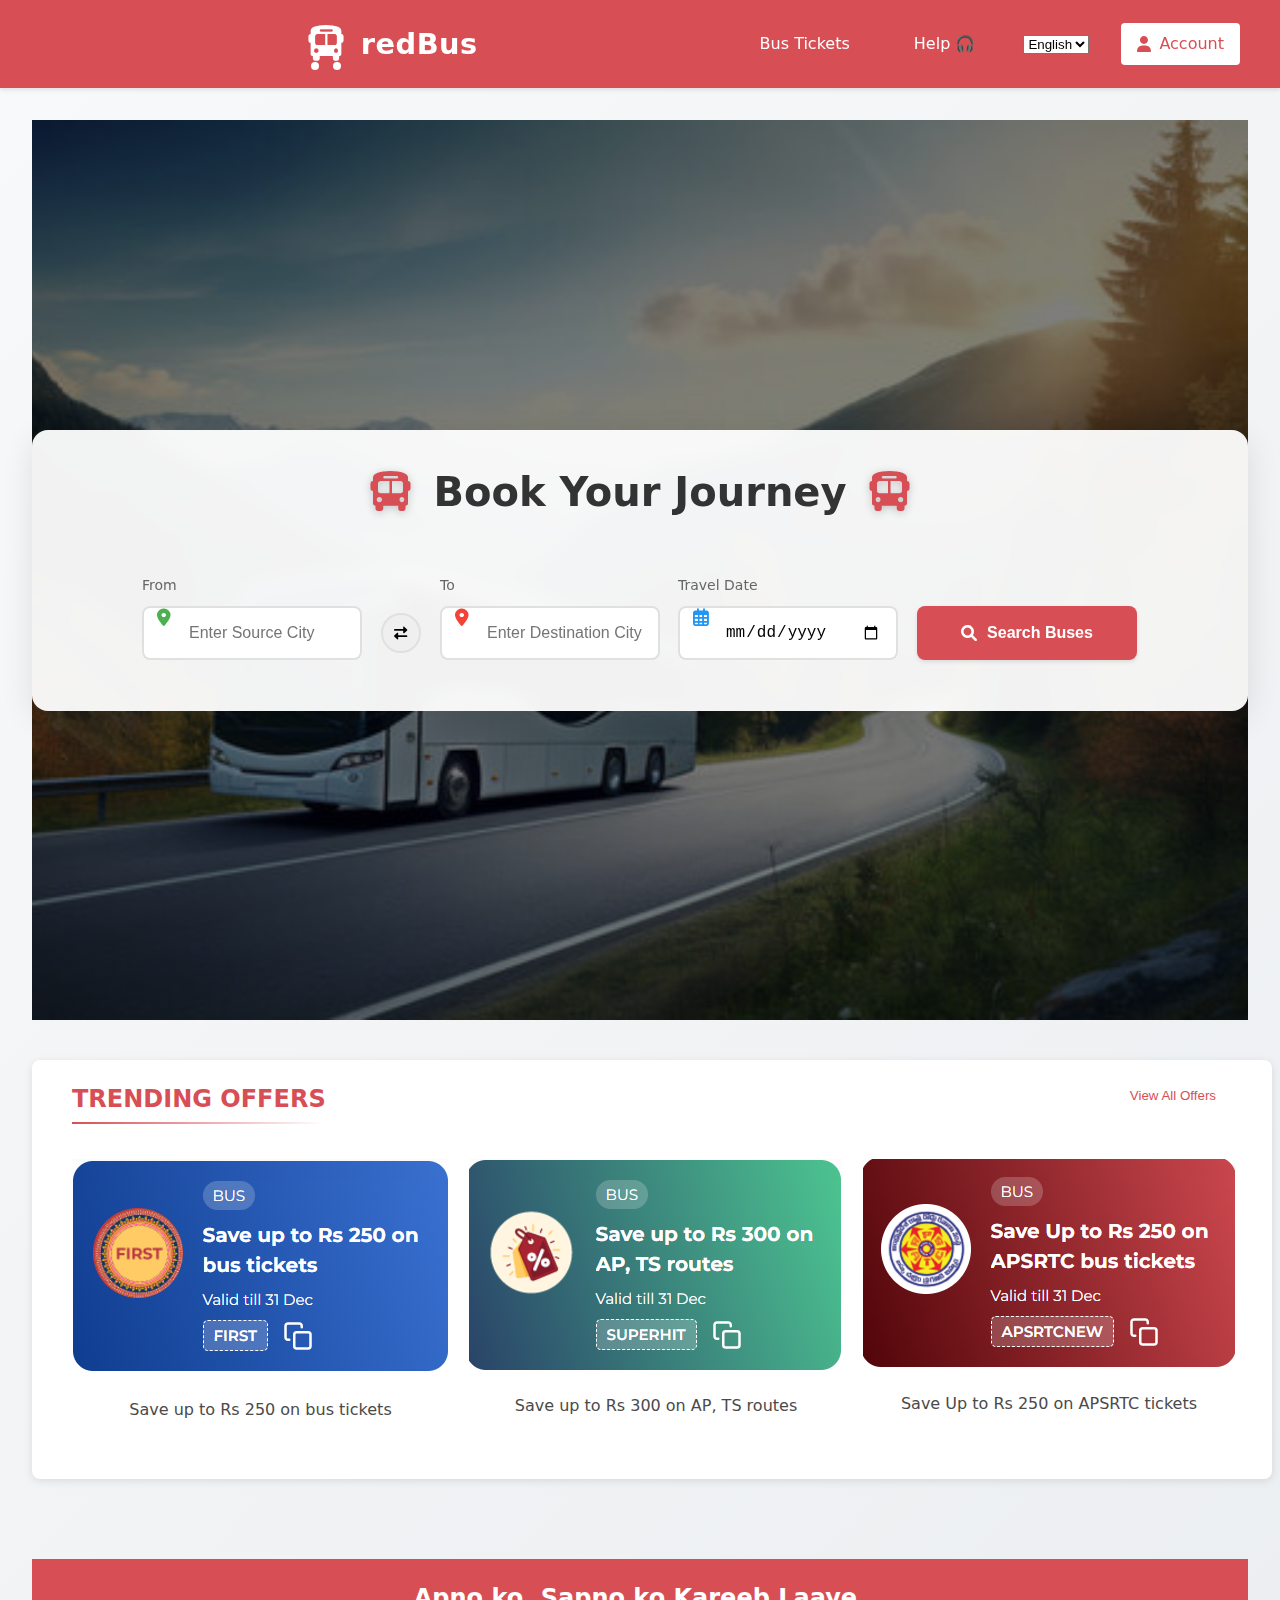
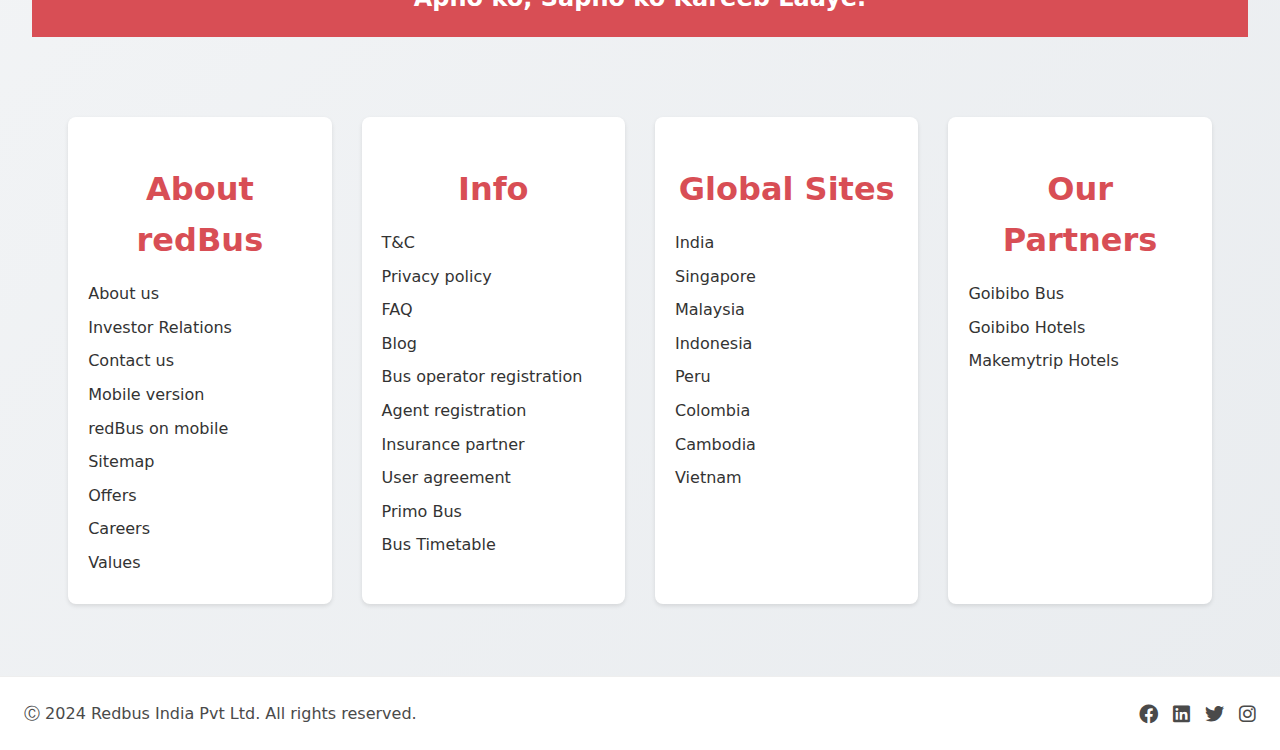
<file: index.html>
<!DOCTYPE html>
<html lang="en">
<head>
    <meta charset="UTF-8">
    <meta name="viewport" content="width=device-width, initial-scale=1.0">
    <title>Bus Ticket Booking</title>
    <link rel="stylesheet" href="styles.css">
    <link rel="stylesheet" href="https://cdnjs.cloudflare.com/ajax/libs/font-awesome/6.0.0-beta3/css/all.min.css">
</head>
<body>
    <header class="main-header">
        <div class="header-container">
            <div class="logo">
                <div class="animated-logo-bus">
                    <i class="fas fa-bus"></i>
                    <div class="wheel front-wheel"></div>
                    <div class="wheel back-wheel"></div>
                </div>
                <span class="brand-name">redBus</span>
            </div>
            <nav class="main-nav">
                <a href="#" class="nav-link active">Bus Tickets</a>
                <a href="#" class="nav-link">
                    Help
                    <span class="icon">🎧</span>
                </a>
                <div class="language-selector">
                    <select>
                        <option>English</option>
                        <option>Hindi</option>
                        <option>Telugu</option>
                    </select>
                </div>
                <a href="login.html" class="nav-link account-btn">
                    <i class="fas fa-user"></i>
                    Account
                </a>
            </nav>
        </div>
    </header>
    <main>
        <section class="hero-section">
            <div class="search-container">
                <div class="title-container">
                    <div class="animated-bus">
                        <i class="fas fa-bus"></i>
                    </div>
                    <h1 class="search-title">Book Your Journey</h1>
                    <div class="animated-bus right">
                        <i class="fas fa-bus"></i>
                    </div>
                    
                </div>
                <form class="search-form" action="results.html" method="GET">
                    <div class="search-grid">
                        <div class="input-wrapper source">
                            <label>From</label>
                            <i class="fas fa-map-marker-alt location-icon from-icon"></i>
                            <input 
                                type="text" 
                                name="from" 
                                placeholder="Enter Source City" 
                                class="search-input" 
                                required 
                                oninput="showSuggestions(this.value, 'from-suggestions')" 
                            />
                            <div id="from-suggestions" class="suggestions"></div>
                        </div>
                        
                        <button type="button" class="swap-btn" onclick="swapLocations()">
                            <i class="fas fa-exchange-alt"></i>
                        </button>
                        
                        <div class="input-wrapper destination">
                            <label>To</label>
                            <i class="fas fa-map-marker-alt location-icon to-icon"></i>
                            <input 
                                type="text" 
                                name="to" 
                                placeholder="Enter Destination City" 
                                class="search-input" 
                                required 
                                oninput="showSuggestions(this.value, 'to-suggestions')" 
                            />
                            <div id="to-suggestions" class="suggestions"></div>
                        </div>

                        <div class="input-wrapper date">
                            <label>Travel Date</label>
                            <i class="far fa-calendar-alt calendar-icon"></i>
                            <input 
                                type="date" 
                                name="journey-date" 
                                class="search-input date-input"
                                required
                            />
                        </div>

                        <button type="submit" class="search-button">
                            <i class="fas fa-search"></i>
                            <span>Search Buses</span>
                        </button>
                    </div>
                </form>
            </div>
        </section>
        <div class="offers-container">
            <div class="offers-header">
                <h2>TRENDING OFFERS</h2>
                <button class="view-all" onclick="window.location.href='all-offers.html'">View All Offers</button>
            </div>
            <div class="offers-scroll">
                <div class="offer-cards">
                    <div class="offer-card">
                        <img src="1.png" alt="Offer 1" class="offer-image">
                        <p>Save up to Rs 250 on bus tickets</p>
                    </div>
                    <div class="offer-card">
                        <img src="2.png" alt="Offer 2" class="offer-image">
                        <p>Save up to Rs 300 on AP, TS routes</p>
                    </div>
                    <div class="offer-card">
                        <img src="3.png" alt="Offer 3" class="offer-image">
                        <p>Save Up to Rs 250 on APSRTC tickets</p>
                    </div>
                    <div class="offer-card">
                        <img src="4.png" alt="Offer 4" class="offer-image">
                        <p>Save up to 50% on Chartered Buses</p>
                    </div>
                    <!-- Add more offer cards as needed -->
                </div>
            </div>
        </div>

        <!-- Caption below Trending Offers -->
        <div class="caption">
            Apno ko, Sapno ko Kareeb Laaye.
        </div>

        <!-- New Sections -->
        <div class="info-sections">
            <div class="info-section">
                <h2>About redBus</h2>
                <ul>
                    <li>About us</li>
                    <li>Investor Relations</li>
                    <li>Contact us</li>
                    <li>Mobile version</li>
                    <li>redBus on mobile</li>
                    <li>Sitemap</li>
                    <li>Offers</li>
                    <li>Careers</li>
                    <li>Values</li>
                </ul>
            </div>
            <div class="info-section">
                <h2>Info</h2>
                <ul>
                    <li>T&C</li>
                    <li>Privacy policy</li>
                    <li>FAQ</li>
                    <li>Blog</li>
                    <li>Bus operator registration</li>
                    <li>Agent registration</li>
                    <li>Insurance partner</li>
                    <li>User agreement</li>
                    <li>Primo Bus</li>
                    <li>Bus Timetable</li>
                </ul>
            </div>
            <div class="info-section">
                <h2>Global Sites</h2>
                <ul>
                    <li>India</li>
                    <li>Singapore</li>
                    <li>Malaysia</li>
                    <li>Indonesia</li>
                    <li>Peru</li>
                    <li>Colombia</li>
                    <li>Cambodia</li>
                    <li>Vietnam</li>
                </ul>
            </div>
            <div class="info-section">
                <h2>Our Partners</h2>
                <ul>
                    <li>Goibibo Bus</li>
                    <li>Goibibo Hotels</li>
                    <li>Makemytrip Hotels</li>
                </ul>
            </div>
        </div>
    </main>
    <footer>
        <p>Ⓒ 2024 Redbus India Pvt Ltd. All rights reserved.</p>
        <div class="social-links">
            <i class="fab fa-facebook"></i>
            <i class="fab fa-linkedin"></i>
            <i class="fab fa-twitter"></i>
            <i class="fab fa-instagram"></i>
        </div>
    </footer>

    <script src="script.js"></script>
    <script>
        const places = ["New York", "Los Angeles", "Chicago", "Houston", "Phoenix", "Philadelphia", "San Antonio", "San Diego", "Dallas", "San Jose"];

        function showSuggestions(value, suggestionBoxId) {
            const suggestionsBox = document.getElementById(suggestionBoxId);
            suggestionsBox.innerHTML = ''; // Clear previous suggestions

            if (value) {
                const filteredPlaces = places.filter(place => place.toLowerCase().startsWith(value.toLowerCase()));
                filteredPlaces.forEach(place => {
                    const suggestionItem = document.createElement('div');
                    suggestionItem.textContent = place;
                    suggestionItem.classList.add('suggestion-item');
                    suggestionItem.onclick = () => selectPlace(place, suggestionBoxId);
                    suggestionsBox.appendChild(suggestionItem);
                });
            }
        }

        function selectPlace(place, suggestionBoxId) {
            const inputField = suggestionBoxId === 'from-suggestions' ? document.querySelector('input[name="from"]') : document.querySelector('input[name="to"]');
            inputField.value = place;
            document.getElementById(suggestionBoxId).innerHTML = ''; // Clear suggestions
        }
    </script>
</body>
</html>
</file>
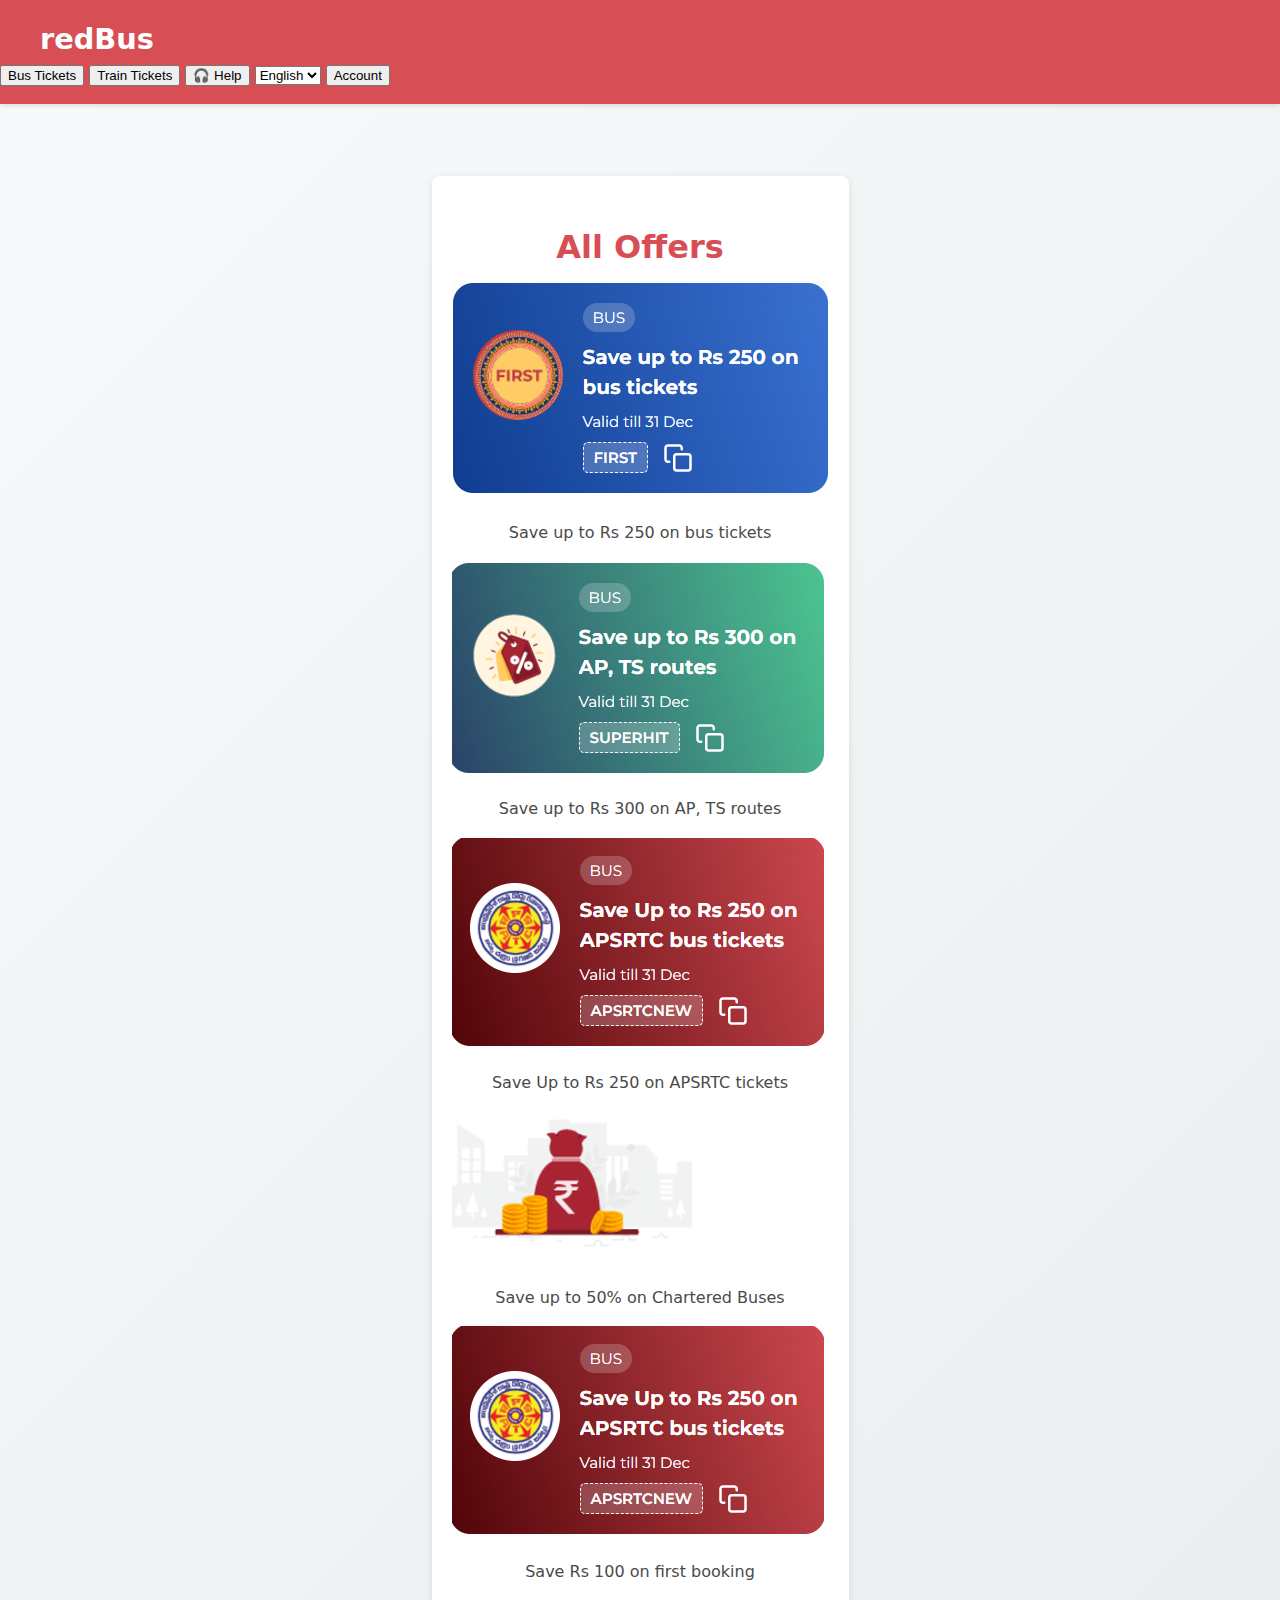
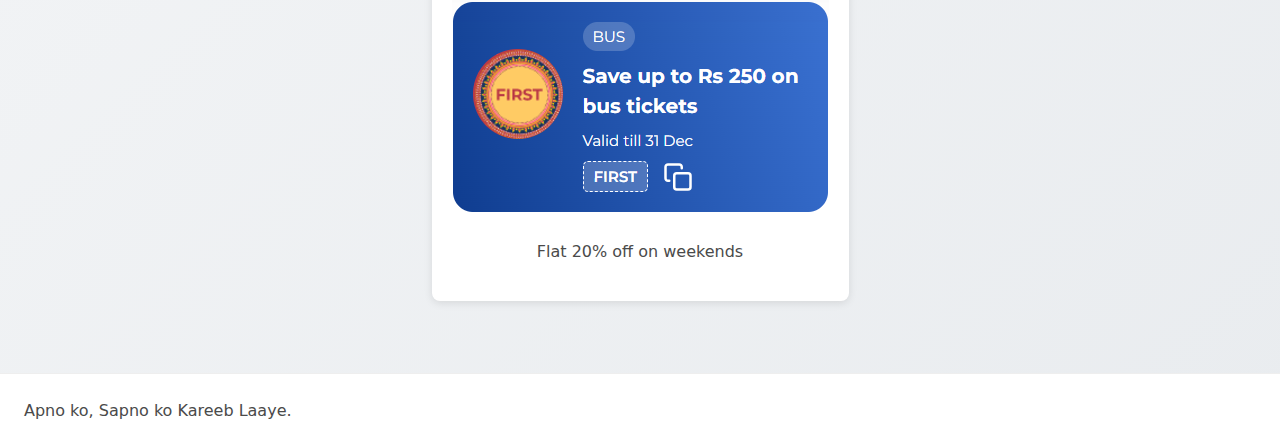
<file: all-offers.html>
<!DOCTYPE html>
<html lang="en">
<head>
    <meta charset="UTF-8">
    <meta name="viewport" content="width=device-width, initial-scale=1.0">
    <link rel="stylesheet" href="styles.css">
    <title>All Offers - Bus Ticket Booking</title>
</head>
<body>
    <header>
        <div class="logo">redBus</div>
        <nav>
            <button>Bus Tickets</button>
            <button>Train Tickets</button>
            <button><span role="img" aria-label="headphone">🎧</span> Help</button>
            <select>
                <option>English</option>
                <option>Hindi</option>
                <option>Telugu</option>
            </select>
            <a href="login.html"><button>Account</button></a>
        </nav>
    </header>
    <main>
        <div class="offers-container">
            <h2>All Offers</h2>
            <div class="offers">
                <div class="offer-card offer1">
                    <img src="1.png" alt="Offer 1" class="offer-image">
                    <p>Save up to Rs 250 on bus tickets</p>
                </div>
                <div class="offer-card offer2">
                    <img src="2.png" alt="Offer 2" class="offer-image">
                    <p>Save up to Rs 300 on AP, TS routes</p>
                </div>
                <div class="offer-card offer3">
                    <img src="3.png" alt="Offer 3" class="offer-image">
                    <p>Save Up to Rs 250 on APSRTC tickets</p>
                </div>
                <div class="offer-card offer4">
                    <img src="4.png" alt="Offer 4" class="offer-image">
                    <p>Save up to 50% on Chartered Buses</p>
                </div>
                <div class="offer-card offer5">
                    <img src="3.png" alt="Offer 5" class="offer-image">
                    <p>Save Rs 100 on first booking</p>
                </div>
                <div class="offer-card offer6">
                    <img src="1.png" alt="Offer 6" class="offer-image">
                    <p>Flat 20% off on weekends</p>
                </div>
                <!-- Add more offers as needed -->
            </div>
        </div>
    </main>
    <footer>
        <p>Apno ko, Sapno ko Kareeb Laaye.</p>
    </footer>
</body>
</html>
</file>
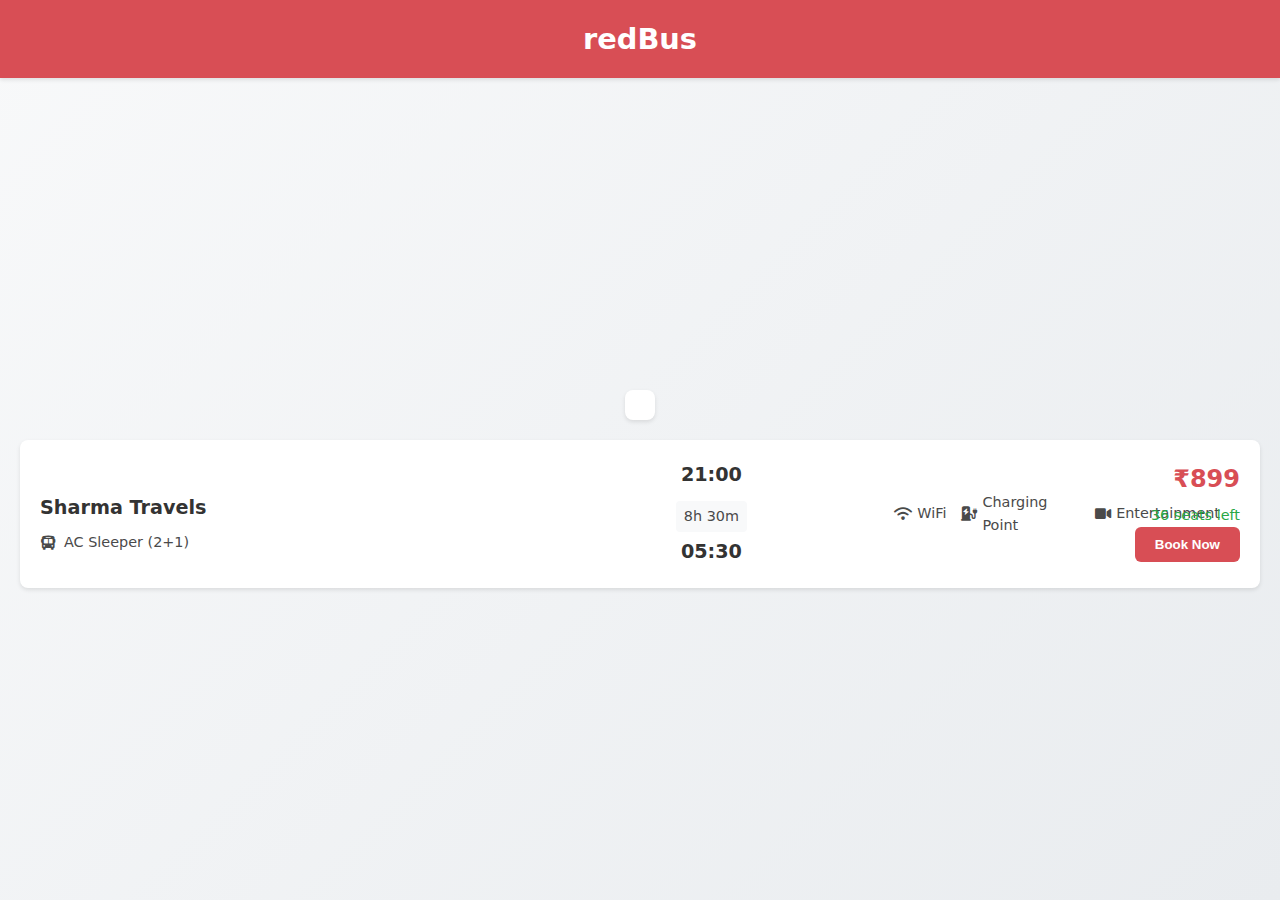
<file: available-buses.html>
<!DOCTYPE html>
<html lang="en">
<head>
    <meta charset="UTF-8">
    <meta name="viewport" content="width=device-width, initial-scale=1.0">
    <title>Available Buses</title>
    <link rel="stylesheet" href="styles.css">
    <link rel="stylesheet" href="https://cdnjs.cloudflare.com/ajax/libs/font-awesome/6.0.0/css/all.min.css">
</head>
<body>
    <header class="main-header">
        <div class="header-container">
            <div class="logo">redBus</div>
        </div>
    </header>

    <main class="available-buses-container">
        <div class="filters">
            <!-- Add filter options here -->
        </div>

        <div class="bus-list">
            <!-- Sample Bus Item -->
            <div class="bus-item">
                <div class="bus-info">
                    <h3>Sharma Travels</h3>
                    <div class="bus-type">
                        <i class="fas fa-bus"></i>
                        AC Sleeper (2+1)
                    </div>
                </div>

                <div class="time-info">
                    <span class="departure-time">21:00</span>
                    <span class="duration">8h 30m</span>
                    <span class="arrival-time">05:30</span>
                </div>

                <div class="amenities">
                    <span class="amenity">
                        <i class="fas fa-wifi"></i>
                        WiFi
                    </span>
                    <span class="amenity">
                        <i class="fas fa-charging-station"></i>
                        Charging Point
                    </span>
                    <span class="amenity">
                        <i class="fas fa-video"></i>
                        Entertainment
                    </span>
                </div>

                <div class="price-section">
                    <div class="price">₹899</div>
                    <div class="seats-left">36 seats left</div>
                    <button class="book-btn">Book Now</button>
                </div>
            </div>

            <!-- Add more bus items as needed -->
        </div>
    </main>

    <script src="script.js"></script>
</body>
</html>
</file>
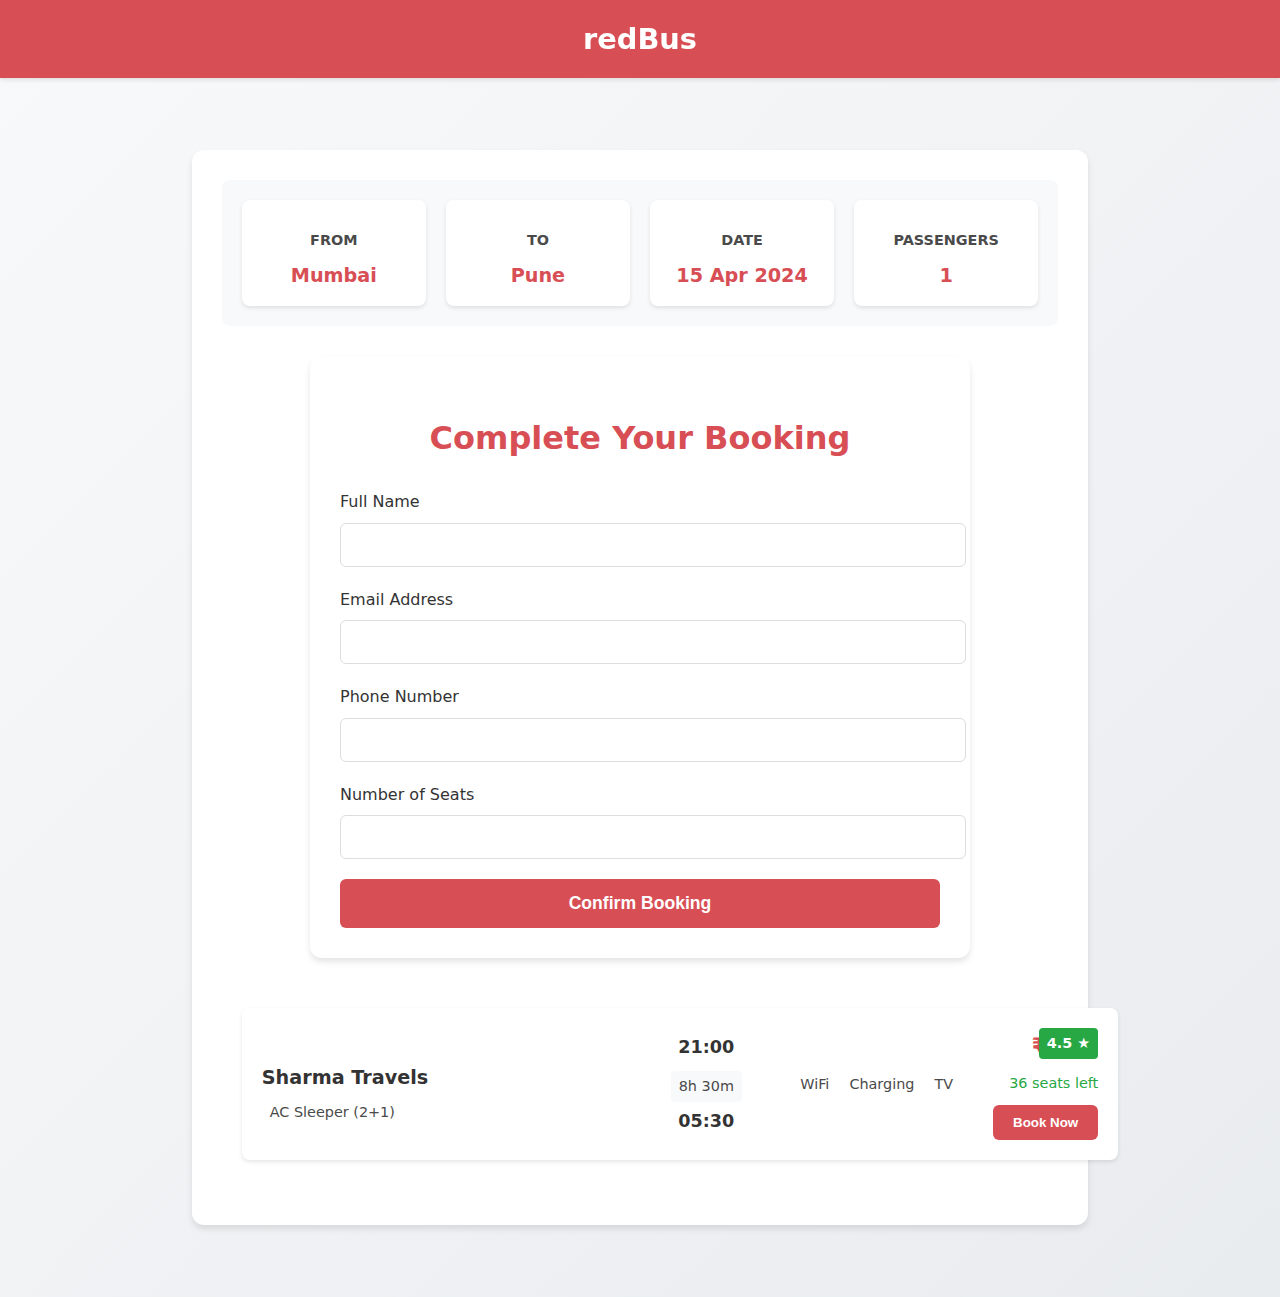
<file: booking.html>
<!DOCTYPE html>
<html lang="en">
<head>
    <meta charset="UTF-8">
    <meta name="viewport" content="width=device-width, initial-scale=1.0">
    <title>Book Ticket</title>
    <link rel="stylesheet" href="styles.css">
</head>
<body>
    <header class="main-header">
        <div class="header-container">
            <div class="logo">redBus</div>
        </div>
    </header>
    
    <main>
        <div class="booking-container">
            <!-- Journey Details Header -->
            <div class="bus-details-header">
                <div class="detail-box">
                    <h3>From</h3>
                    <p id="from-location">Mumbai</p>
                </div>
                <div class="detail-box">
                    <h3>To</h3>
                    <p id="to-location">Pune</p>
                </div>
                <div class="detail-box">
                    <h3>Date</h3>
                    <p id="journey-date">15 Apr 2024</p>
                </div>
                <div class="detail-box">
                    <h3>Passengers</h3>
                    <p id="passenger-count">1</p>
                </div>
            </div>

            <!-- Booking Form -->
            <div class="booking-form">
                <h2>Complete Your Booking</h2>
                <form id="booking-form">
                    <div class="form-group">
                        <label for="name">Full Name</label>
                        <input type="text" id="name" required>
                    </div>
                    <div class="form-group">
                        <label for="email">Email Address</label>
                        <input type="email" id="email" required>
                    </div>
                    <div class="form-group">
                        <label for="phone">Phone Number</label>
                        <input type="tel" id="phone" required>
                    </div>
                    <div class="form-group">
                        <label for="seats">Number of Seats</label>
                        <input type="number" id="seats" min="1" max="6" required>
                    </div>
                    <button type="submit">Confirm Booking</button>
                </form>
            </div>

            <!-- Add this section after your search form -->
            <div class="bus-search-results">
                <!-- Sample Bus Card -->
                <div class="bus-card">
                    <div class="bus-details">
                        <h3 class="bus-name">Sharma Travels</h3>
                        <div class="bus-type">
                            <i class="fas fa-bus"></i>
                            AC Sleeper (2+1)
                        </div>
                    </div>

                    <div class="schedule">
                        <span class="time">21:00</span>
                        <span class="duration">8h 30m</span>
                        <span class="time">05:30</span>
                    </div>

                    <div class="features">
                        <span class="feature">
                            <i class="fas fa-wifi"></i>
                            WiFi
                        </span>
                        <span class="feature">
                            <i class="fas fa-charging-station"></i>
                            Charging
                        </span>
                        <span class="feature">
                            <i class="fas fa-video"></i>
                            TV
                        </span>
                    </div>

                    <div class="price-booking">
                        <div class="price">₹899</div>
                        <div class="seats">36 seats left</div>
                        <button class="book-button">Book Now</button>
                    </div>

                    <div class="rating">4.5 ★</div>
                </div>

                <!-- Add more bus cards as needed -->
            </div>
        </div>
    </main>

    <script>
        // Function to get URL parameters and populate fields
        function populateBookingDetails() {
            const urlParams = new URLSearchParams(window.location.search);
            document.getElementById('from-location').textContent = urlParams.get('from') || 'Mumbai';
            document.getElementById('to-location').textContent = urlParams.get('to') || 'Pune';
            document.getElementById('journey-date').textContent = urlParams.get('date') || '15 Apr 2024';
            document.getElementById('passenger-count').textContent = urlParams.get('passengers') || '1';
        }

        window.onload = populateBookingDetails;
    </script>
</body>
</html>
</file>
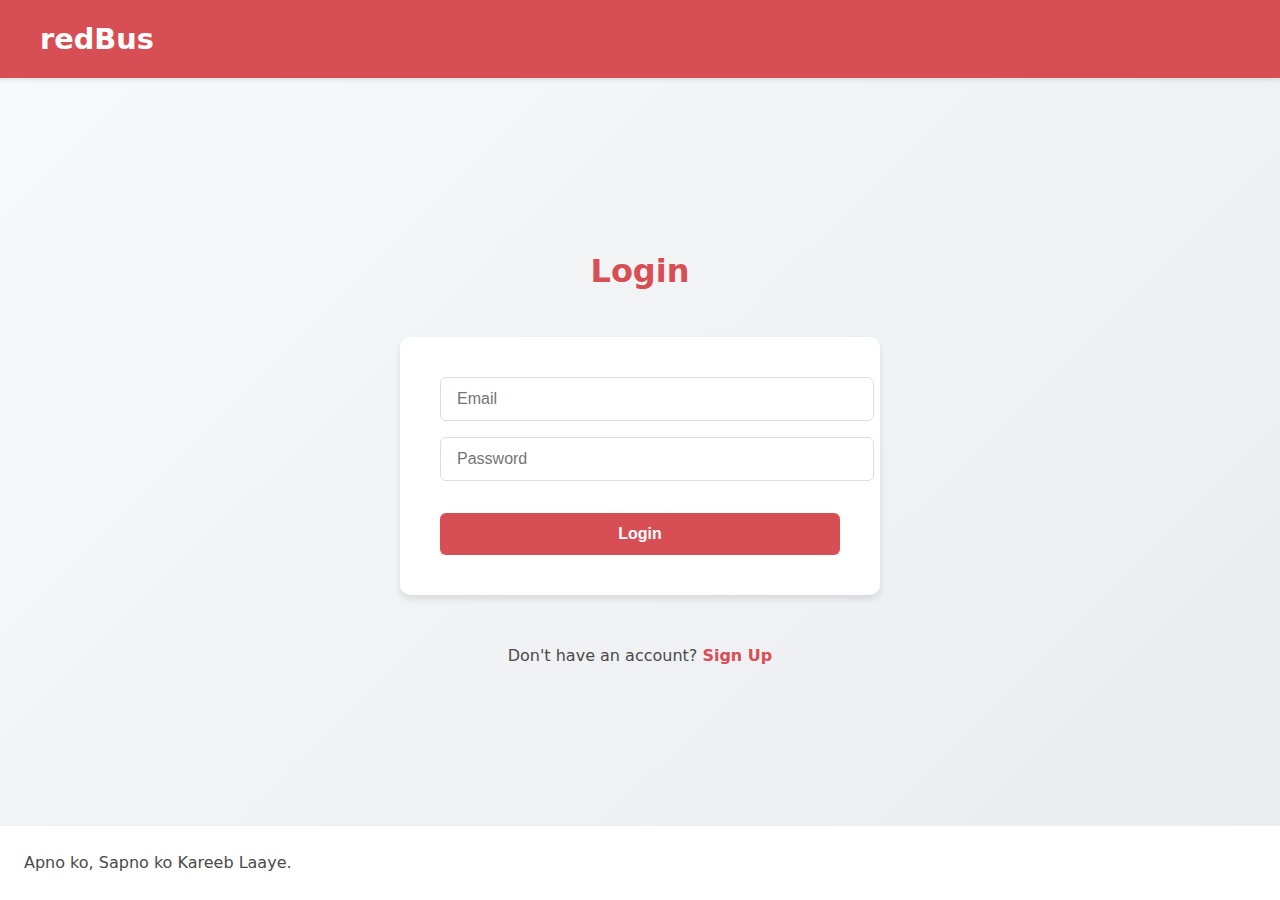
<file: login.html>
<!DOCTYPE html>
<html lang="en">
<head>
    <meta charset="UTF-8">
    <meta name="viewport" content="width=device-width, initial-scale=1.0">
    <link rel="stylesheet" href="styles.css">
    <title>Login - Bus Ticket Booking</title>
</head>
<body>
    <header>
        <div class="logo">redBus</div>
    </header>
    <main>
        <h2>Login</h2>
        <form class="login-form">
            <input type="email" placeholder="Email" required>
            <input type="password" placeholder="Password" required>
            <button type="submit">Login</button>
        </form>
        <p>Don't have an account? <a href="signup.html">Sign Up</a></p> <!-- Link to signup page -->
    </main>
    <footer>
        <p>Apno ko, Sapno ko Kareeb Laaye.</p>
    </footer>
</body>
</html>
</file>
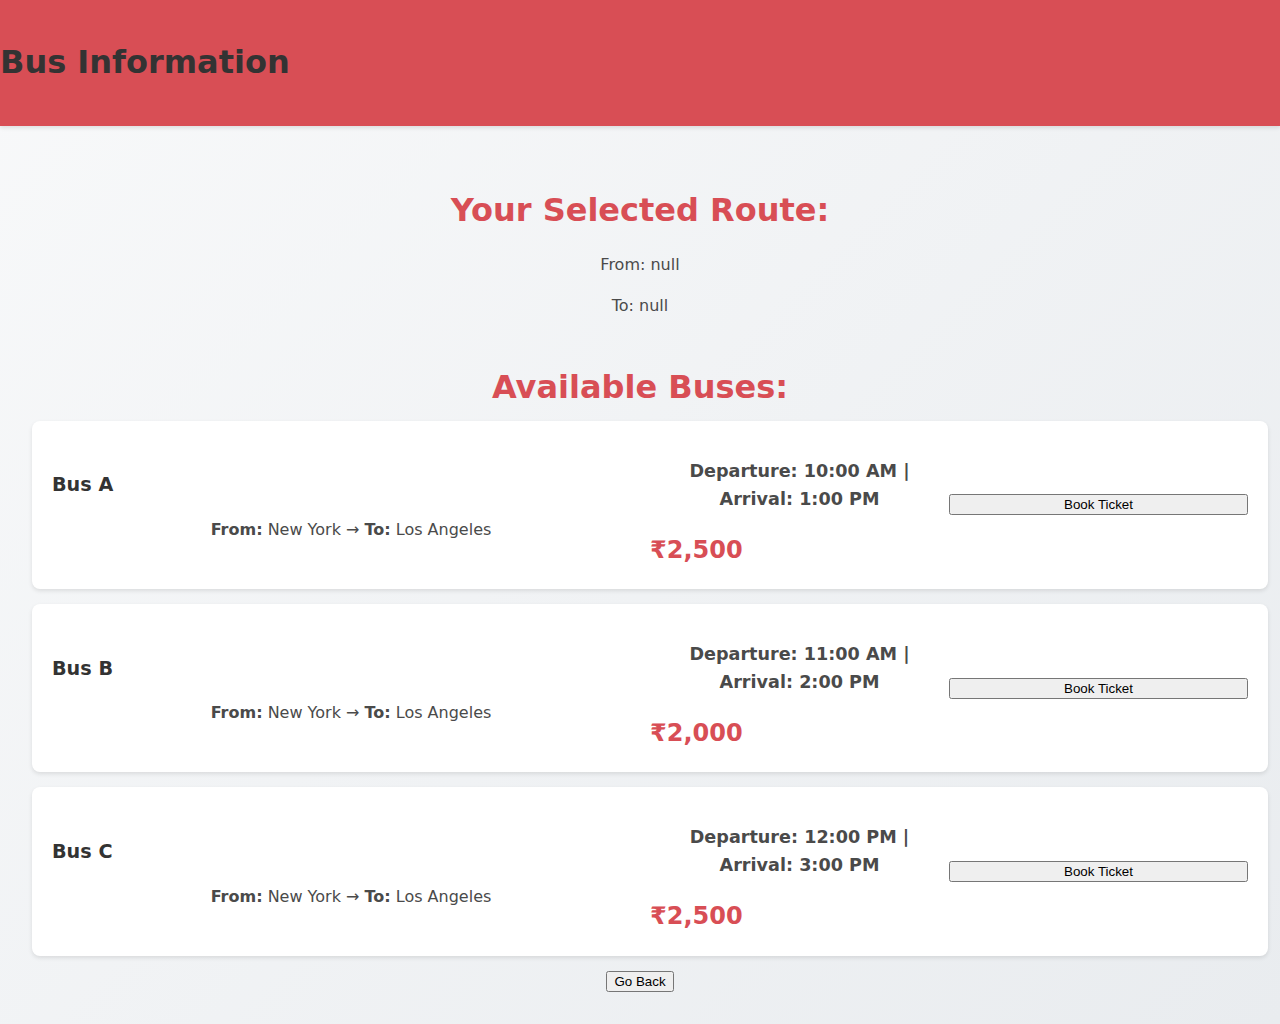
<file: results.html>
<!DOCTYPE html>
<html lang="en">
<head>
    <meta charset="UTF-8">
    <meta name="viewport" content="width=device-width, initial-scale=1.0">
    <title>Bus Information</title>
    <link rel="stylesheet" href="styles.css"> <!-- Link to your CSS file -->
</head>
<body>
    <header>
        <h1>Bus Information</h1>
    </header>
    <main>
        <div class="result-container">
            <h2>Your Selected Route:</h2>
            <p id="from-place"></p>
            <p id="to-place"></p>
        </div>
        
        <h2>Available Buses:</h2>
        <div class="bus-info">
            <div class="bus-card">
                <div class="route-info">
                    <h3>Bus A</h3>
                    <p class="location"><strong>From:</strong> New York <span class="arrow">→</span> <strong>To:</strong> Los Angeles</p>
                </div>
                <div class="details">
                    <p class="time"><strong>Departure:</strong> 10:00 AM | <strong>Arrival:</strong> 1:00 PM</p>
                    <div class="price-box"><span class="price">₹2,500</span></div>
                </div>
                <button onclick="bookTicket('Bus A')">Book Ticket</button>
            </div>
            <div class="bus-card">
                <div class="route-info">
                    <h3>Bus B</h3>
                    <p class="location"><strong>From:</strong> New York <span class="arrow">→</span> <strong>To:</strong> Los Angeles</p>
                </div>
                <div class="details">
                    <p class="time"><strong>Departure:</strong> 11:00 AM | <strong>Arrival:</strong> 2:00 PM</p>
                    <div class="price-box"><span class="price">₹2,000</span></div>
                </div>
                <button onclick="bookTicket('Bus B')">Book Ticket</button>
            </div>
            <div class="bus-card">
                <div class="route-info">
                    <h3>Bus C</h3>
                    <p class="location"><strong>From:</strong> New York <span class="arrow">→</span> <strong>To:</strong> Los Angeles</p>
                </div>
                <div class="details">
                    <p class="time"><strong>Departure:</strong> 12:00 PM | <strong>Arrival:</strong> 3:00 PM</p>
                    <div class="price-box"><span class="price">₹2,500</span></div>
                </div>
                <button onclick="bookTicket('Bus C')">Book Ticket</button>
            </div>
        </div>
        
        <button onclick="goBack()">Go Back</button>
    </main>
    <script>
        // Function to get URL parameters and display selected places
        function displaySelectedPlaces() {
            const urlParams = new URLSearchParams(window.location.search);
            const from = urlParams.get('from');
            const to = urlParams.get('to');

            document.getElementById('from-place').textContent = `From: ${from}`;
            document.getElementById('to-place').textContent = `To: ${to}`;
        }

        // Function to go back to the previous page
        function goBack() {
            window.history.back();
        }

        // Function to handle booking ticket
        function bookTicket(busName) {
            alert(`Booking ticket for ${busName}`);
            // Redirect to a booking page (create booking.html)
            window.location.href = 'booking.html?bus=' + encodeURIComponent(busName);
        }

        // Call the function to display selected places on page load
        window.onload = displaySelectedPlaces;
    </script>
</body>
</html>
</file>
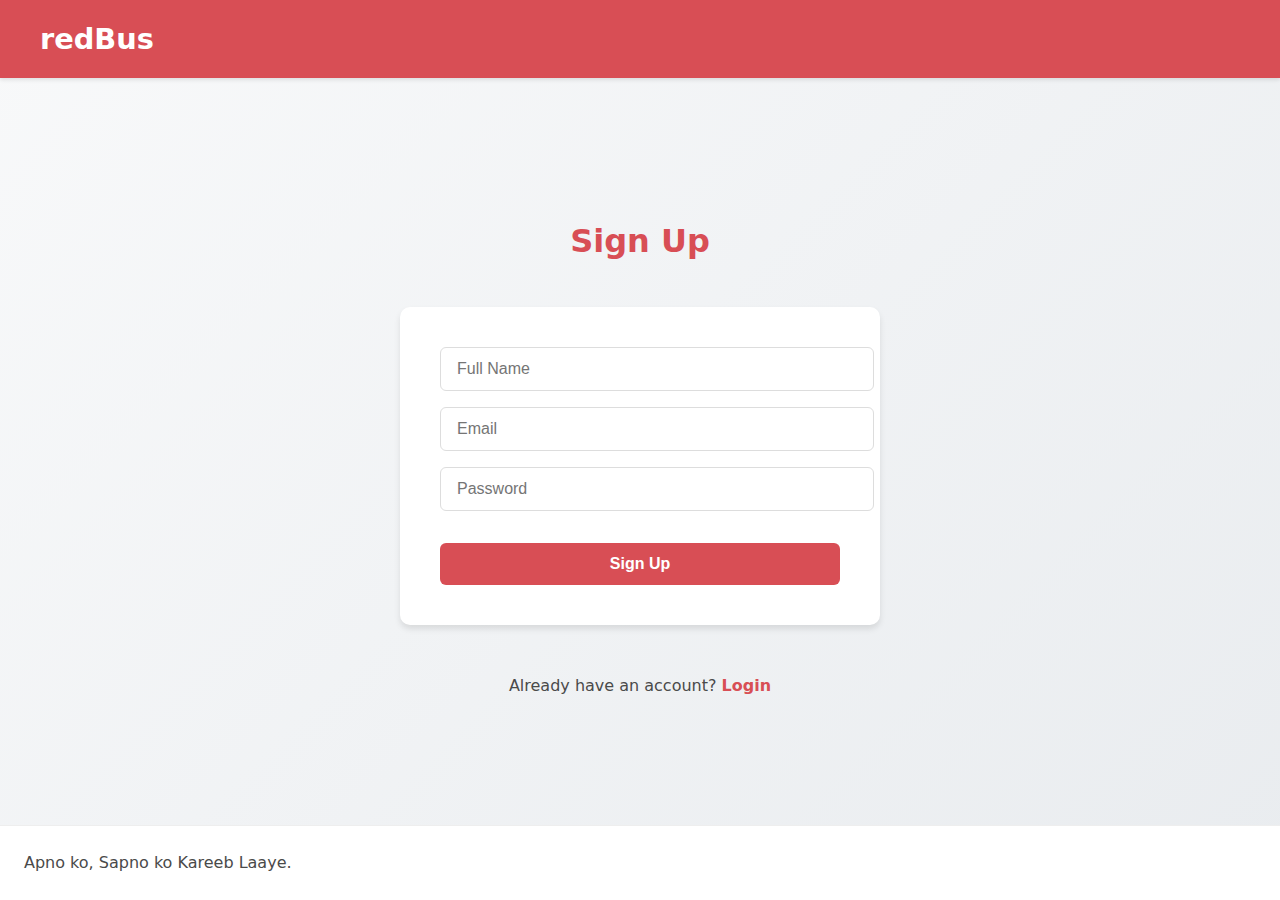
<file: signup.html>
<!DOCTYPE html>
<html lang="en">
<head>
    <meta charset="UTF-8">
    <meta name="viewport" content="width=device-width, initial-scale=1.0">
    <link rel="stylesheet" href="styles.css">
    <title>Sign Up - Bus Ticket Booking</title>
</head>
<body>
    <header>
        <div class="logo">redBus</div>
    </header>
    <main>
        <h2>Sign Up</h2>
        <form class="signup-form">
            <input type="text" placeholder="Full Name" required>
            <input type="email" placeholder="Email" required>
            <input type="password" placeholder="Password" required>
            <button type="submit">Sign Up</button>
        </form>
        <p>Already have an account? <a href="login.html">Login</a></p> <!-- Link to login page -->
    </main>
    <footer>
        <p>Apno ko, Sapno ko Kareeb Laaye.</p>
    </footer>
</body>
</html>
</file>
<file: styles.css>
/* Global Styles */
:root {
    --primary-color: #d84e55;
    --secondary-color: #4a4a4a;
    --accent-color: #ff6b6b;
    --background-color: #f8f9fa;
    --text-color: #333;
    --shadow-sm: 0 2px 4px rgba(0,0,0,0.1);
    --shadow-md: 0 4px 6px rgba(0,0,0,0.1);
    --transition: all 0.3s ease;
}

body {
    font-family: 'Segoe UI', system-ui, -apple-system, sans-serif;
    line-height: 1.6;
    color: var(--text-color);
    background: var(--background-color);
    margin: 0;
    padding: 0;
}

/* Header Styles */
.main-header {
    background: var(--primary-color);
    padding: 1rem 0;
    position: sticky;
    top: 0;
    z-index: 1000;
    box-shadow: var(--shadow-sm);
}

.header-container {
    max-width: 1200px;
    margin: 0 auto;
    padding: 0 1rem;
    display: flex;
    justify-content: space-between;
    align-items: center;
}

.main-nav {
    display: flex;
    gap: 2rem;
    align-items: center;
}

.nav-link {
    color: white;
    text-decoration: none;
    padding: 0.5rem 1rem;
    border-radius: 4px;
    transition: var(--transition);
}

.nav-link:hover {
    background: rgba(255,255,255,0.1);
}

.account-btn {
    background: white;
    color: var(--primary-color);
    padding: 0.5rem 1rem;
    border-radius: 4px;
    display: flex;
    align-items: center;
    gap: 0.5rem;
}

/* Search Section Styles */
.hero-section {
    background: linear-gradient(rgba(0, 0, 0, 0.5), rgba(0, 0, 0, 0.5)), url('bus-image.jpg');
    background-size: cover;
    background-position: center;
    background-repeat: no-repeat;
    min-height: 100vh;
    width: 100%;
    display: flex;
    align-items: center;
    justify-content: center;
    margin: 0;
    padding: 0;
    position: relative;
}

.search-container {
    position: relative;
    width: 95%;
    max-width: 1400px;
    background: rgba(255, 255, 255, 0.95);
    border-radius: 16px;
    padding: 30px;
    margin: 20px auto;
    box-shadow: 0 8px 32px rgba(0, 0, 0, 0.1);
    backdrop-filter: blur(8px);
}

.search-title {
    color: #333;
    text-align: center;
    margin: 0;
    font-size: 2.5em;
    font-weight: 700;
    animation: slideUp 0.6s ease-out;
}

.search-grid {
    display: flex;
    align-items: flex-end;
    justify-content: center;
    gap: 0.5cm;
    padding: 20px;
    flex-wrap: nowrap;
    max-width: 1400px;
    margin: 0 auto;
}

.input-wrapper {
    position: relative;
    width: 220px;
    flex: 0 0 220px;
    min-width: 220px;
    max-width: 220px;
}

.input-wrapper label {
    display: block;
    margin-bottom: 10px;
    color: #666;
    font-weight: 500;
    font-size: 14px;
}

.search-input,
.date-input {
    width: 100%;
    height: 54px;
    padding: 0 15px 0 45px;
    border: 2px solid #e0e0e0;
    border-radius: 8px;
    font-size: 16px;
    transition: all 0.3s ease;
    background: white;
    box-sizing: border-box;
}

.search-input:hover {
    border-color: #bdbdbd;
}

.search-input:focus {
    border-color: #d84e55;
    box-shadow: 0 0 0 4px rgba(216, 78, 85, 0.1);
    outline: none;
}

.location-icon,
.calendar-icon {
    position: absolute;
    left: 15px;
    top: 50%;
    transform: translateY(-50%);
    font-size: 18px;
}

.from-icon { color: #4CAF50; }
.to-icon { color: #f44336; }
.calendar-icon { color: #2196F3; }

.swap-btn {
    flex: 0 0 40px;
    width: 40px;
    height: 40px;
    margin: 0;
    margin-bottom: 7px;
    position: relative;
    z-index: 1;
    cursor: pointer;
    transition: all 0.3s ease;
    display: flex;
    align-items: center;
    justify-content: center;
    border-radius: 50%;
    border: 2px solid #e0e0e0;
}

.swap-btn:hover {
    background: #f5f5f5;
    transform: rotate(180deg);
    border-color: #d84e55;
}

.search-button {
    flex: 0 0 220px;
    width: 220px;
    min-width: 220px;
    max-width: 220px;
    height: 54px;
    margin: 0;
    padding: 0;
    background: #d84e55;
    color: white;
    border: none;
    border-radius: 8px;
    font-size: 16px;
    cursor: pointer;
    transition: all 0.3s ease;
    display: flex;
    align-items: center;
    justify-content: center;
    gap: 10px;
    font-weight: 600;
    white-space: nowrap;
    box-shadow: 0 2px 4px rgba(0,0,0,0.1);
    box-sizing: border-box;
}

.search-button:hover {
    background: #c04147;
    transform: translateY(-2px);
    box-shadow: 0 4px 12px rgba(216, 78, 85, 0.2);
}

.suggestions {
    position: absolute;
    top: calc(100% + 5px);
    left: 0;
    right: 0;
    background: white;
    border-radius: 8px;
    box-shadow: 0 4px 12px rgba(0, 0, 0, 0.1);
    z-index: 1000;
    max-height: 200px;
    overflow-y: auto;
}

.suggestion-item {
    padding: 12px 15px;
    cursor: pointer;
    transition: all 0.2s ease;
}

.suggestion-item:hover {
    background: #f5f5f5;
}

/* Responsive Design */
@media (max-width: 1400px) {
    .search-grid {
        gap: 0.5cm;
    }
}

@media (max-width: 1200px) {
    .search-grid {
        flex-wrap: wrap;
        justify-content: center;
        gap: 0.5cm;
    }

    .input-wrapper,
    .search-button {
        flex: 0 0 220px;
        width: 220px;
    }
}

@media (max-width: 768px) {
    .search-grid {
        flex-direction: column;
        align-items: center;
        gap: 0.5cm;
    }

    .swap-btn {
        display: none;
    }

    .input-wrapper,
    .search-button {
        width: 100%;
        max-width: 220px;
    }
}

/* Animation for suggestions */
@keyframes slideDown {
    from {
        opacity: 0;
        transform: translateY(-10px);
    }
    to {
        opacity: 1;
        transform: translateY(0);
    }
}

.suggestions {
    animation: slideDown 0.3s ease;
}

/* For horizontal scrolling offer cards */
.offers-scroll {
    width: 100%;
    overflow-x: auto;
    padding: 20px 0;
}

.offer-cards {
    display: flex;
    gap: 20px;
    min-width: min-content;
    padding: 0 20px;
}

.offer-card {
    min-width: 250px; /* Fixed width for cards */
    flex-shrink: 0;
}

/* For info sections layout */
.info-sections {
    display: flex;
    justify-content: space-between;
    padding: 40px 20px;
    gap: 30px;
    max-width: 1200px;
    margin: 0 auto;
}

.info-section {
    flex: 1;
    min-width: 200px;
    padding: 20px;
    background: white;
    border-radius: 8px;
    box-shadow: var(--shadow-sm);
}

.info-section h2 {
    font-weight: bold;
    margin-bottom: 15px;
    color: var(--primary-color);
}

.info-section ul {
    list-style: none;
    padding: 0;
    margin: 0;
}

.info-section li {
    margin-bottom: 8px;
}

.offers-scroll::-webkit-scrollbar {
    height: 8px;
}

.offers-scroll::-webkit-scrollbar-track {
    background: #f1f1f1;
    border-radius: 4px;
}

.offers-scroll::-webkit-scrollbar-thumb {
    background: #888;
    border-radius: 4px;
}

.offers-scroll::-webkit-scrollbar-thumb:hover {
    background: #555;
}

/* Container for the entire offers section */
.offers-container {
    max-width: 1200px;
    margin: 40px auto; /* Centers the container horizontally */
    padding: 20px;
    background: #fff;
    border-radius: 8px;
    box-shadow: 0 2px 8px rgba(0, 0, 0, 0.1);
}

/* Header section with title and view all button */
.offers-header {
    display: flex;
    justify-content: space-between;
    align-items: center;
    margin-bottom: 20px;
    position: relative;
    padding: 0 20px;
}

.offers-header h2 {
    margin: 0;
    font-size: 24px;
}

.view-all {
    position: absolute;
    right: 20px;
    top: 0;
    padding: 8px 16px;
    background: transparent;
    color: #d84e55;
    border: none;
    cursor: pointer;
    font-weight: 500;
}

.view-all:hover {
    text-decoration: underline;
}

/* Caption section styles - full width */
.caption {
    background-color: var(--primary-color);
    color: white;
    text-align: center;
    padding: 20px 0;
    margin: 40px 0;
    font-weight: bold;
    font-size: 1.5rem;
    width: 100%;
}

/* Footer styling */
footer {
    display: flex;
    justify-content: space-between;
    align-items: center;
    padding: 20px 40px;
    background: var(--background-color);
    border-top: 1px solid #ddd;
}

.social-links {
    display: flex;
    gap: 15px;
    align-items: center;
}

.social-links i {
    font-size: 1.2rem;
    color: var(--secondary-color);
    cursor: pointer;
    transition: var(--transition);
}

.social-links i:hover {
    color: var(--primary-color);
}

footer p {
    margin: 0;
    color: var(--secondary-color);
}

/* Login and Signup Page Styles */
body {
    background: linear-gradient(135deg, #f8f9fa 0%, #e9ecef 100%);
    min-height: 100vh;
    display: flex;
    flex-direction: column;
}

header {
    background: var(--primary-color);
    padding: 1rem 0;
    box-shadow: var(--shadow-sm);
}

header .logo {
    max-width: 1200px;
    margin: 0 auto;
    padding: 0 2rem;
    color: white;
    font-size: 1.8rem;
    font-weight: bold;
}

main {
    flex: 1;
    display: flex;
    flex-direction: column;
    align-items: center;
    justify-content: center;
    padding: 2rem;
}

.login-form, .signup-form {
    background: white;
    padding: 2.5rem;
    border-radius: 10px;
    box-shadow: var(--shadow-md);
    width: 100%;
    max-width: 400px;
    margin: 2rem 0;
}

main h2 {
    color: var(--primary-color);
    font-size: 2rem;
    margin-bottom: 0.5rem;
    text-align: center;
}

.login-form input, .signup-form input {
    width: 100%;
    padding: 12px 16px;
    margin-bottom: 1rem;
    border: 1px solid #ddd;
    border-radius: 6px;
    font-size: 1rem;
    transition: var(--transition);
}

.login-form input:focus, .signup-form input:focus {
    border-color: var(--primary-color);
    box-shadow: 0 0 0 2px rgba(216,78,85,0.1);
    outline: none;
}

.login-form button, .signup-form button {
    width: 100%;
    padding: 12px;
    background: var(--primary-color);
    color: white;
    border: none;
    border-radius: 6px;
    font-size: 1rem;
    font-weight: 600;
    cursor: pointer;
    transition: var(--transition);
    margin-top: 1rem;
}

.login-form button:hover, .signup-form button:hover {
    background: var(--accent-color);
    transform: translateY(-1px);
}

main p {
    text-align: center;
    color: var(--secondary-color);
    margin-top: 1rem;
}

main a {
    color: var(--primary-color);
    text-decoration: none;
    font-weight: 600;
    transition: var(--transition);
}

main a:hover {
    color: var(--accent-color);
    text-decoration: underline;
}

/* Footer for login/signup pages */
footer {
    text-align: center;
    padding: 1.5rem;
    background: white;
    color: var(--secondary-color);
    border-top: 1px solid #eee;
    margin-top: auto;
}

/* Responsive adjustments */
@media (max-width: 480px) {
    .login-form, .signup-form {
        padding: 1.5rem;
    }

    main h2 {
        font-size: 1.75rem;
    }

    header .logo {
        font-size: 1.5rem;
    }
}

/* Booking page styles */
.booking-container {
    max-width: 1200px;
    margin: 40px auto;
    padding: 30px;
    background: white;
    border-radius: 12px;
    box-shadow: var(--shadow-md);
}

/* Bus details header */
.bus-details-header {
    display: grid;
    grid-template-columns: repeat(4, 1fr);
    gap: 20px;
    margin-bottom: 30px;
    padding: 20px;
    background: #f8f9fa;
    border-radius: 8px;
}

.detail-box {
    padding: 15px;
    background: white;
    border-radius: 8px;
    box-shadow: var(--shadow-sm);
    text-align: center;
}

.detail-box h3 {
    color: var(--secondary-color);
    font-size: 0.9rem;
    margin-bottom: 8px;
    text-transform: uppercase;
}

.detail-box p {
    color: var(--primary-color);
    font-size: 1.2rem;
    font-weight: bold;
    margin: 0;
}

/* Bus list styles */
.bus-list {
    display: flex;
    flex-direction: column;
    gap: 20px;
}

.bus-item {
    padding: 20px;
    background: white;
    border-radius: 8px;
    box-shadow: var(--shadow-sm);
    display: grid;
    grid-template-columns: 2fr 1fr 1fr 1fr auto;
    align-items: center;
    gap: 20px;
    transition: var(--transition);
}

.bus-item:hover {
    box-shadow: var(--shadow-md);
    transform: translateY(-2px);
}

.bus-info h3 {
    color: var(--text-color);
    margin-bottom: 8px;
}

.bus-type {
    color: var(--secondary-color);
    font-size: 0.9rem;
}

.time-info {
    text-align: center;
}

.departure-time, .arrival-time {
    font-size: 1.1rem;
    font-weight: bold;
    color: var(--text-color);
}

.duration {
    color: var(--secondary-color);
    font-size: 0.9rem;
    margin-top: 5px;
}

.price {
    font-size: 1.3rem;
    font-weight: bold;
    color: var(--primary-color);
}

/* Booking form styles */
.booking-form {
    max-width: 600px;
    margin: 30px auto;
    padding: 30px;
    background: white;
    border-radius: 12px;
    box-shadow: var(--shadow-md);
}

.booking-form h2 {
    color: var(--primary-color);
    margin-bottom: 25px;
    text-align: center;
}

.form-group {
    margin-bottom: 20px;
}

.form-group label {
    display: block;
    margin-bottom: 8px;
    color: var(--text-color);
    font-weight: 500;
}

.form-group input {
    width: 100%;
    padding: 12px;
    border: 1px solid #ddd;
    border-radius: 6px;
    font-size: 1rem;
    transition: var(--transition);
}

.form-group input:focus {
    border-color: var(--primary-color);
    box-shadow: 0 0 0 2px rgba(216,78,85,0.1);
    outline: none;
}

.booking-form button {
    width: 100%;
    padding: 14px;
    background: var(--primary-color);
    color: white;
    border: none;
    border-radius: 6px;
    font-size: 1.1rem;
    font-weight: 600;
    cursor: pointer;
    transition: var(--transition);
}

.booking-form button:hover {
    background: var(--accent-color);
    transform: translateY(-1px);
}

/* Responsive adjustments */
@media (max-width: 768px) {
    .bus-details-header {
        grid-template-columns: repeat(2, 1fr);
    }

    .bus-item {
        grid-template-columns: 1fr;
        text-align: center;
        gap: 15px;
    }

    .booking-container {
        padding: 20px;
        margin: 20px;
    }
}

/* Available Buses Page Styles */
.available-buses-container {
    max-width: 1400px;
    margin: 20px auto;
    padding: 0 20px;
}

/* Filter and Sort Section */
.filters {
    background: white;
    padding: 15px;
    border-radius: 8px;
    margin-bottom: 20px;
    box-shadow: var(--shadow-sm);
}

/* Bus List Container */
.bus-list {
    display: flex;
    flex-direction: column;
    gap: 15px;
    width: 100%;
}

.bus-item {
    background: white;
    border-radius: 8px;
    padding: 20px;
    box-shadow: var(--shadow-sm);
    display: grid;
    grid-template-columns: 3fr 2fr 2fr auto;
    align-items: center;
    gap: 20px;
    position: relative;
    transition: var(--transition);
}

.bus-item:hover {
    transform: translateY(-2px);
    box-shadow: var(--shadow-md);
}

/* Bus Info Section */
.bus-info {
    padding-right: 20px;
}

.bus-info h3 {
    font-size: 1.2rem;
    color: var(--text-color);
    margin-bottom: 8px;
}

.bus-type {
    color: var(--secondary-color);
    font-size: 0.9rem;
    display: flex;
    align-items: center;
    gap: 10px;
}

/* Time Info Section */
.time-info {
    display: flex;
    flex-direction: column;
    align-items: center;
    gap: 5px;
}

.departure-time, .arrival-time {
    font-size: 1.2rem;
    font-weight: bold;
    color: var(--text-color);
}

.duration {
    font-size: 0.9rem;
    color: var(--secondary-color);
    padding: 4px 8px;
    background: #f8f9fa;
    border-radius: 4px;
}

/* Amenities Section */
.amenities {
    display: flex;
    gap: 15px;
}

.amenity {
    display: flex;
    align-items: center;
    gap: 5px;
    color: var(--secondary-color);
    font-size: 0.9rem;
}

/* Price Section */
.price-section {
    position: absolute;
    top: 20px;
    right: 20px;
    text-align: right;
}

.price {
    font-size: 1.5rem;
    font-weight: bold;
    color: var(--primary-color);
    margin-bottom: 5px;
}

.seats-left {
    font-size: 0.9rem;
    color: #28a745;
}

/* Book Now Button */
.book-btn {
    background: var(--primary-color);
    color: white;
    border: none;
    padding: 10px 20px;
    border-radius: 6px;
    font-weight: 600;
    cursor: pointer;
    transition: var(--transition);
}

.book-btn:hover {
    background: var(--accent-color);
    transform: scale(1.05);
}

/* Responsive Design */
@media (max-width: 1024px) {
    .bus-item {
        grid-template-columns: 1fr;
        text-align: center;
        padding-top: 60px; /* Space for price at top */
    }

    .price-section {
        width: 100%;
        position: absolute;
        top: 15px;
        right: 0;
        text-align: center;
    }

    .amenities {
        justify-content: center;
    }

    .time-info {
        margin: 15px 0;
    }
}

@media (max-width: 768px) {
    .available-buses-container {
        padding: 0 10px;
    }

    .bus-info h3 {
        font-size: 1.1rem;
    }

    .price {
        font-size: 1.3rem;
    }
}

/* Available Buses Layout */
.bus-search-results {
    width: 100%;
    max-width: 1400px;
    margin: 0 auto;
    padding: 20px;
}

.bus-card {
    width: 100%;
    background: white;
    border-radius: 8px;
    margin-bottom: 15px;
    padding: 20px;
    box-shadow: var(--shadow-sm);
    display: grid;
    grid-template-columns: 2fr 1fr 1fr auto;
    align-items: center;
    position: relative;
    transition: all 0.3s ease;
}

.bus-card:hover {
    box-shadow: var(--shadow-md);
    transform: translateY(-2px);
}

.bus-details {
    padding-right: 20px;
}

.bus-name {
    font-size: 1.2rem;
    font-weight: 600;
    color: var(--text-color);
    margin-bottom: 8px;
}

.bus-type {
    color: var(--secondary-color);
    font-size: 0.9rem;
    display: flex;
    align-items: center;
    gap: 8px;
}

.schedule {
    display: flex;
    flex-direction: column;
    align-items: center;
    gap: 5px;
}

.time {
    font-size: 1.1rem;
    font-weight: 600;
}

.duration {
    font-size: 0.9rem;
    color: var(--secondary-color);
    padding: 4px 8px;
    background: #f8f9fa;
    border-radius: 4px;
}

.features {
    display: flex;
    gap: 15px;
}

.feature {
    display: flex;
    align-items: center;
    gap: 5px;
    color: var(--secondary-color);
    font-size: 0.9rem;
}

.price-booking {
    text-align: right;
    padding-left: 20px;
}

.price {
    font-size: 1.5rem;
    font-weight: bold;
    color: var(--primary-color);
    margin-bottom: 5px;
}

.seats {
    color: #28a745;
    font-size: 0.9rem;
    margin-bottom: 10px;
}

.book-button {
    background: var(--primary-color);
    color: white;
    border: none;
    padding: 10px 20px;
    border-radius: 6px;
    font-weight: 600;
    cursor: pointer;
    transition: all 0.3s ease;
}

.book-button:hover {
    background: var(--accent-color);
    transform: scale(1.05);
}

/* Rating badge */
.rating {
    position: absolute;
    top: 20px;
    right: 20px;
    background: #28a745;
    color: white;
    padding: 4px 8px;
    border-radius: 4px;
    font-size: 0.9rem;
    font-weight: 600;
}

/* Responsive Design */
@media (max-width: 1024px) {
    .bus-card {
        grid-template-columns: 1fr;
        gap: 20px;
        text-align: center;
    }

    .bus-details, .schedule, .features, .price-booking {
        padding: 0;
    }

    .features {
        justify-content: center;
    }

    .rating {
        position: static;
        display: inline-block;
        margin-top: 10px;
    }
}

@media (max-width: 768px) {
    .bus-search-results {
        padding: 10px;
    }

    .bus-card {
        padding: 15px;
    }

    .price {
        font-size: 1.3rem;
    }
}

/* Add responsive styles */
@media (max-width: 768px) {
    .input-group {
        grid-template-columns: 1fr;
    }
    
    .swap-btn {
        transform: rotate(90deg);
        margin: 10px auto;
    }
    
    .bottom-group {
        grid-template-columns: 1fr;
        gap: 15px;
    }
}

/* Animation Keyframes */
@keyframes fadeIn {
    from { opacity: 0; }
    to { opacity: 1; }
}

@keyframes slideUp {
    from { transform: translateY(20px); opacity: 0; }
    to { transform: translateY(0); opacity: 1; }
}

@keyframes pulse {
    0% { transform: scale(1); }
    50% { transform: scale(1.05); }
    100% { transform: scale(1); }
}

@keyframes bounce {
    0%, 100% { transform: translateY(0); }
    50% { transform: translateY(-5px); }
}

@keyframes shake {
    0%, 100% { transform: translateX(0); }
    25% { transform: translateX(-5px); }
    75% { transform: translateX(5px); }
}

/* Apply animations to elements */
.search-container {
    animation: fadeIn 0.8s ease-out;
}

.search-title {
    animation: slideUp 0.6s ease-out;
}

.input-wrapper {
    animation: slideUp 0.6s ease-out;
    animation-fill-mode: both;
}

/* Stagger the animations */
.input-wrapper:nth-child(1) { animation-delay: 0.2s; }
.input-wrapper:nth-child(2) { animation-delay: 0.4s; }
.input-wrapper:nth-child(3) { animation-delay: 0.6s; }

/* Enhanced input icons with animations */
.location-icon,
.calendar-icon {
    transition: all 0.3s ease;
}

.input-wrapper:hover .location-icon,
.input-wrapper:hover .calendar-icon {
    animation: bounce 1s infinite;
    color: #d84e55;
}

/* Enhanced swap button */
.swap-btn i {
    transition: all 0.3s ease;
}

.swap-btn:hover i {
    animation: shake 0.5s ease-in-out;
}

/* Pulsing effect for search button */
.search-button {
    position: relative;
    overflow: hidden;
}

.search-button::after {
    content: '';
    position: absolute;
    top: 50%;
    left: 50%;
    width: 120%;
    height: 120%;
    background: rgba(255, 255, 255, 0.2);
    transform: translate(-50%, -50%) scale(0);
    border-radius: 50%;
    transition: transform 0.5s;
}

.search-button:hover::after {
    transform: translate(-50%, -50%) scale(1);
}

.search-button:hover i {
    animation: bounce 1s infinite;
}

/* Offer cards animations */
.offer-card {
    transition: all 0.3s ease;
    animation: fadeIn 0.8s ease-out;
}

.offer-card:hover {
    transform: translateY(-5px);
    box-shadow: 0 10px 20px rgba(0,0,0,0.1);
}

/* Social links animations */
.social-links i {
    transition: all 0.3s ease;
}

.social-links i:hover {
    animation: bounce 0.8s infinite;
    color: #d84e55;
}

/* Navigation links effect */
.nav-link {
    position: relative;
    overflow: hidden;
}

.nav-link::after {
    content: '';
    position: absolute;
    bottom: 0;
    left: 0;
    width: 100%;
    height: 2px;
    background-color: white;
    transform: scaleX(0);
    transition: transform 0.3s ease;
}

.nav-link:hover::after {
    transform: scaleX(1);
}

/* Language selector enhancement */
.language-selector select {
    transition: all 0.3s ease;
}

.language-selector select:hover {
    transform: translateY(-2px);
}

/* Logo animation */
.logo svg {
    transition: all 0.3s ease;
}

.logo:hover svg {
    animation: pulse 1s infinite;
}

/* Suggestions animation enhancement */
.suggestion-item {
    transition: all 0.2s ease;
    position: relative;
    padding-left: 25px;
}

.suggestion-item::before {
    content: '→';
    position: absolute;
    left: 10px;
    opacity: 0;
    transition: all 0.2s ease;
}

.suggestion-item:hover::before {
    opacity: 1;
    left: 15px;
}

/* Loading animation for search */
@keyframes searching {
    0% { transform: rotate(0deg); }
    100% { transform: rotate(360deg); }
}

.search-button.loading i {
    animation: searching 1s infinite linear;
}

/* Trending offers section enhancement */
.offers-header h2 {
    position: relative;
    display: inline-block;
}

.offers-header h2::after {
    content: '';
    position: absolute;
    bottom: -5px;
    left: 0;
    width: 100%;
    height: 2px;
    background: linear-gradient(to right, #d84e55, transparent);
}

/* Caption animation */
.caption {
    position: relative;
    overflow: hidden;
}

.caption::before {
    content: '';
    position: absolute;
    top: 0;
    left: -100%;
    width: 100%;
    height: 100%;
    background: linear-gradient(
        90deg,
        transparent,
        rgba(255, 255, 255, 0.2),
        transparent
    );
    animation: shine 3s infinite;
}

@keyframes shine {
    to {
        left: 100%;
    }
}

/* Info sections hover effect */
.info-section {
    transition: all 0.3s ease;
}

.info-section:hover {
    transform: translateY(-5px);
    box-shadow: 0 8px 16px rgba(0,0,0,0.1);
}

.info-section li {
    transition: all 0.2s ease;
    cursor: pointer;
}

.info-section li:hover {
    color: #d84e55;
    padding-left: 5px;
}

/* Add styles for the title container and animated bus */
.title-container {
    display: flex;
    align-items: center;
    justify-content: center;
    gap: 20px;
    margin-bottom: 30px;
}

.animated-bus {
    font-size: 2.5rem;
    color: #d84e55;
    animation: moveBus 3s infinite;
}

.animated-bus.right {
    transform: scaleX(-1);
    animation: moveBusRight 3s infinite;
}

.animated-bus i {
    filter: drop-shadow(0 2px 4px rgba(0,0,0,0.2));
}

@keyframes moveBus {
    0% {
        transform: translateX(-10px);
    }
    50% {
        transform: translateX(10px);
    }
    100% {
        transform: translateX(-10px);
    }
}

@keyframes moveBusRight {
    0% {
        transform: translateX(10px) scaleX(-1);
    }
    50% {
        transform: translateX(-10px) scaleX(-1);
    }
    100% {
        transform: translateX(10px) scaleX(-1);
    }
}

/* Add responsive styles */
@media (max-width: 768px) {
    .title-container {
        gap: 10px;
    }
    
    .animated-bus {
        font-size: 2rem;
    }
    
    .search-title {
        font-size: 2em;
    }
}

@media (max-width: 480px) {
    .animated-bus {
        font-size: 1.5rem;
    }
    
    .search-title {
        font-size: 1.5em;
    }
}

/* Add these new styles for the animated logo bus */
.logo {
    display: flex;
    align-items: center;
    gap: 15px;
}

.animated-logo-bus {
    position: relative;
    font-size: 2.2rem;
    color: white;
    animation: floatBus 3s ease-in-out infinite;
}

.wheel {
    position: absolute;
    width: 8px;
    height: 8px;
    background: white;
    border-radius: 50%;
    bottom: 2px;
    animation: rotateWheel 2s linear infinite;
}

.front-wheel {
    right: 5px;
}

.back-wheel {
    left: 5px;
}

@keyframes floatBus {
    0%, 100% {
        transform: translateY(0);
    }
    50% {
        transform: translateY(-4px);
    }
}

@keyframes rotateWheel {
    0% {
        transform: rotate(0deg);
    }
    100% {
        transform: rotate(360deg);
    }
}

.brand-name {
    font-size: 1.8rem;
    font-weight: bold;
    color: white;
    letter-spacing: 0.5px;
}

/* Add hover effect */
.logo:hover .animated-logo-bus {
    animation: shakeBus 0.5s ease-in-out;
}

@keyframes shakeBus {
    0%, 100% {
        transform: rotate(0deg);
    }
    25% {
        transform: rotate(-5deg);
    }
    75% {
        transform: rotate(5deg);
    }
}

/* Responsive adjustments */
@media (max-width: 768px) {
    .animated-logo-bus {
        font-size: 1.8rem;
    }
    
    .brand-name {
        font-size: 1.5rem;
    }
}

/* Base styles */
.search-grid {
    display: flex;
    align-items: flex-end;
    justify-content: center;
    gap: 0.5cm;
    padding: 20px;
    flex-wrap: nowrap;
    max-width: 1400px;
    margin: 0 auto;
}

.input-wrapper {
    position: relative;
    width: 220px;
    flex: 0 0 220px;
    min-width: 220px;
    max-width: 220px;
}

/* Responsive Design */
/* Large Tablets and Small Laptops */
@media (max-width: 1024px) {
    .search-grid {
        flex-wrap: wrap;
        gap: 15px;
        padding: 15px;
    }

    .input-wrapper {
        flex: 0 0 calc(50% - 10px); /* Two columns layout */
        width: calc(50% - 10px);
        min-width: auto;
        max-width: none;
    }

    .search-button {
        flex: 0 0 calc(50% - 10px);
        width: calc(50% - 10px);
        min-width: auto;
        max-width: none;
    }

    .swap-btn {
        display: none;
    }
}

/* Tablets */
@media (max-width: 768px) {
    .search-container {
        padding: 15px;
        width: 95%;
    }

    .search-grid {
        gap: 12px;
        padding: 10px;
    }

    .title-container {
        gap: 10px;
    }

    .search-title {
        font-size: 1.8em;
    }

    .animated-bus {
        font-size: 1.8rem;
    }
}

/* Mobile Devices */
@media (max-width: 576px) {
    .search-container {
        padding: 10px;
        width: 100%;
    }

    .search-grid {
        flex-direction: column;
        gap: 15px;
        padding: 10px;
        width: 100%;
    }

    .input-wrapper,
    .search-button {
        width: 100%;
        flex: 0 0 100%;
        min-width: 0;
        max-width: none;
    }

    .search-title {
        font-size: 1.5em;
    }

    .animated-bus {
        font-size: 1.5rem;
    }

    /* Adjust input and button heights for better touch targets */
    .search-input,
    .date-input,
    .search-button {
        height: 50px;
    }

    /* Adjust label and icon sizes */
    .input-wrapper label {
        font-size: 14px;
    }

    .location-icon,
    .calendar-icon {
        font-size: 16px;
    }
}

/* Small Mobile Devices */
@media (max-width: 375px) {
    .search-container {
        padding: 8px;
    }

    .search-grid {
        gap: 12px;
        padding: 8px;
    }

    .search-title {
        font-size: 1.3em;
    }

    .animated-bus {
        font-size: 1.3rem;
    }

    .input-wrapper label {
        font-size: 13px;
    }
}

/* Ensure touch targets are large enough */
@media (hover: none) and (pointer: coarse) {
    .search-input,
    .date-input,
    .search-button {
        min-height: 44px; /* Minimum touch target size */
    }

    .search-button {
        padding: 12px 20px;
    }
}

/* Fix for iOS input zoom */
@supports (-webkit-touch-callout: none) {
    .search-input,
    .date-input {
        font-size: 16px;
    }
}

/* Improve performance */
.search-grid,
.input-wrapper,
.search-button {
    will-change: transform;
    -webkit-font-smoothing: antialiased;
}
</file>
